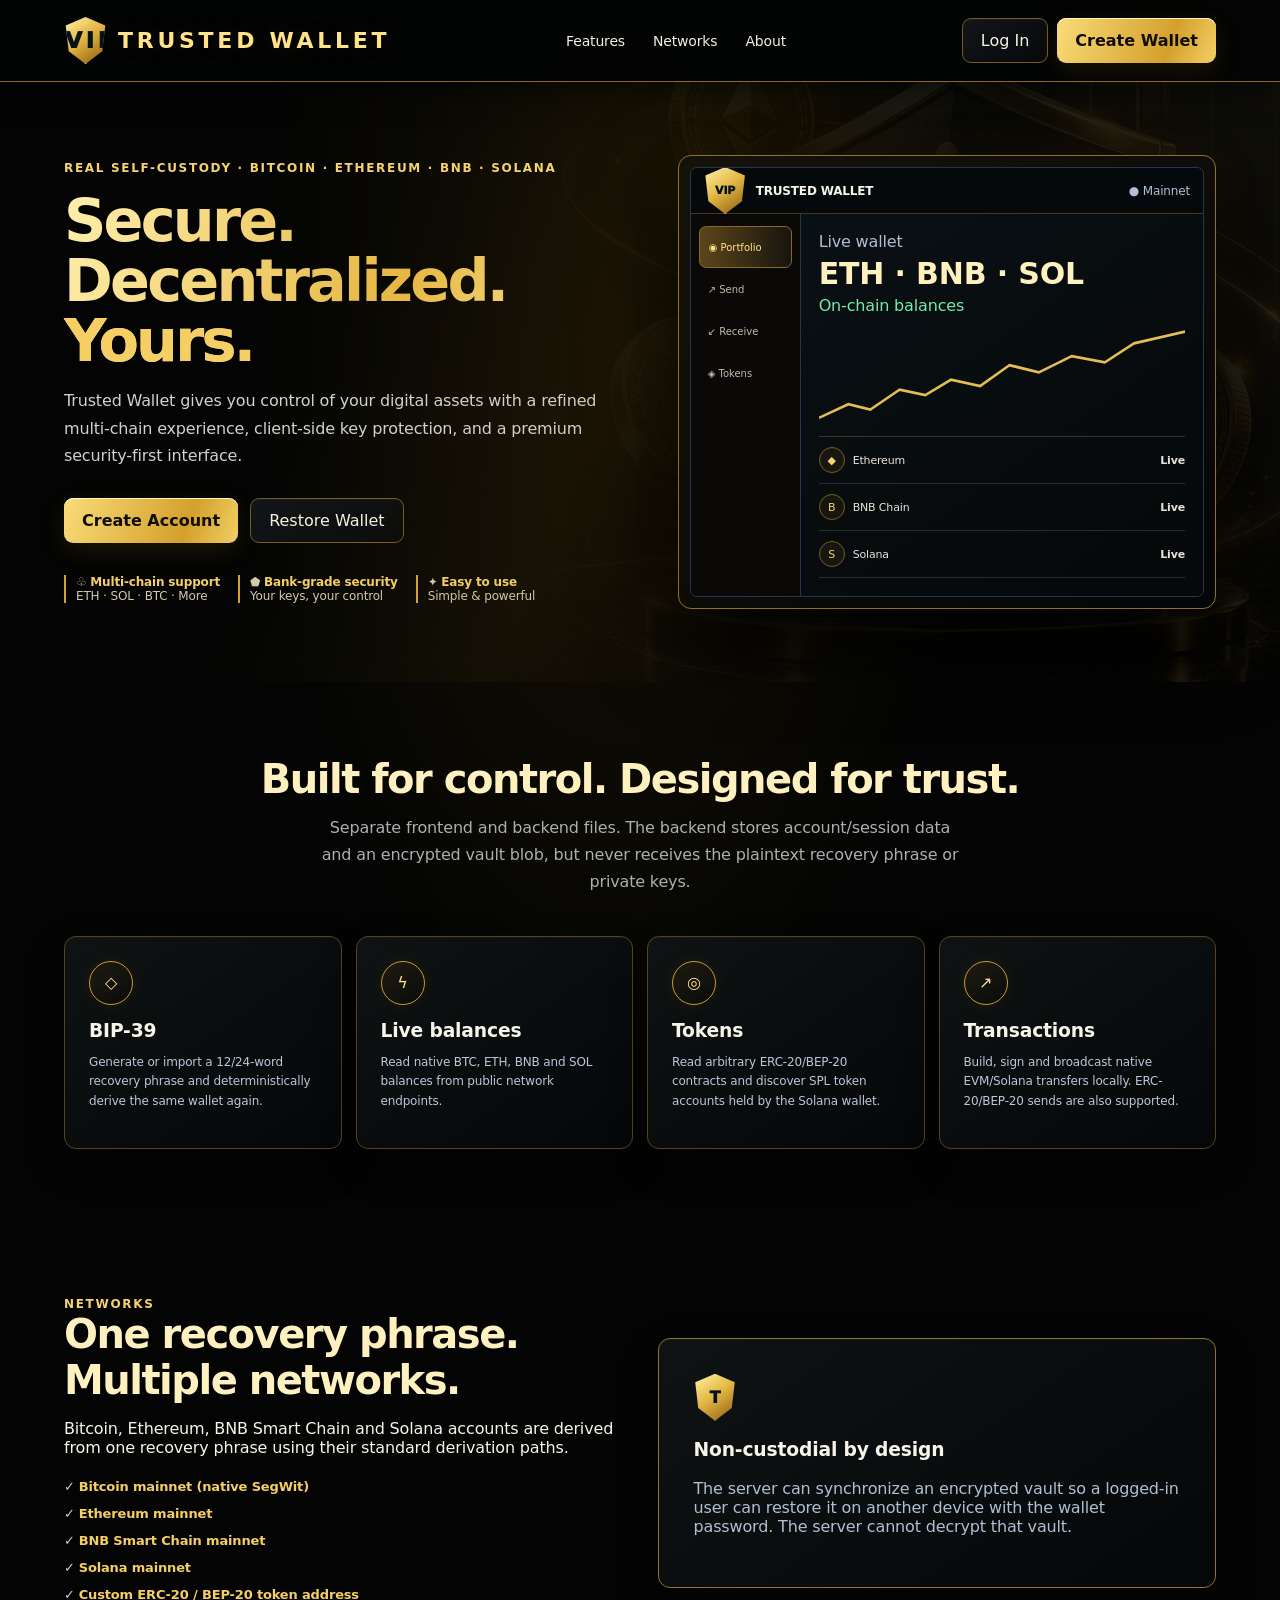
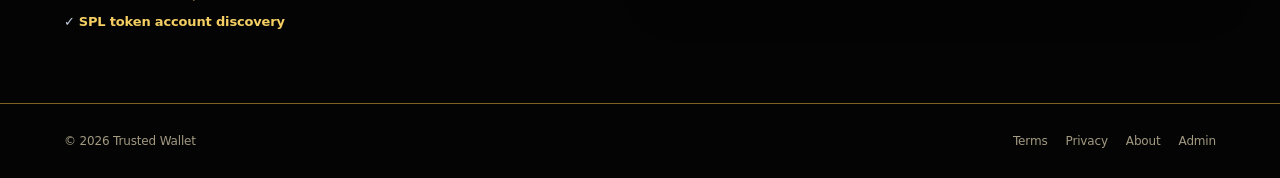
<file: index.html>
<!doctype html><html lang="en"><head><meta charset="utf-8"><meta name="viewport" content="width=device-width,initial-scale=1"><title>Trusted Wallet — Real Multichain Self-Custody</title><link rel="stylesheet" href="./css/style.css"></head><body>
<header class="nav"><a class="brand" href="./"><span class="logo">VIP</span>Trusted Wallet</a><nav class="navlinks"><a href="#features">Features</a><a href="#networks">Networks</a><a href="./about.html">About</a></nav><div class="navactions"><button class="btn" id="loginBtn">Log In</button><button class="btn gold" id="createBtn">Create Wallet</button></div></header>
<main><section class="hero"><div><div class="eyebrow">Real self-custody · Bitcoin · Ethereum · BNB · Solana</div><h1>Secure. Decentralized.<br><span>Yours.</span></h1><p>Trusted Wallet gives you control of your digital assets with a refined multi-chain experience, client-side key protection, and a premium security-first interface.</p><div class="actions"><button class="btn gold" id="startBtn">Create Account</button><button class="btn" id="importBtn">Restore Wallet</button></div><div class="trust"><span>♧ <b>Multi-chain support</b><br>ETH · SOL · BTC · More</span><span>⬟ <b>Bank-grade security</b><br>Your keys, your control</span><span>✦ <b>Easy to use</b><br>Simple & powerful</span></div></div><div class="device"><div class="laptop"><div class="screen"><div class="bar"><span class="logo mini">VIP</span><b>TRUSTED WALLET</b><span style="margin-left:auto" class="muted">● Mainnet</span></div><div class="dash"><aside class="side"><button class="active">◉ Portfolio</button><button>↗ Send</button><button>↙ Receive</button><button>◈ Tokens</button></aside><div class="board"><span class="muted">Live wallet</span><div class="big">ETH · BNB · SOL</div><span class="green">On-chain balances</span><div class="chart"><svg viewBox="0 0 500 120" preserveAspectRatio="none"><polyline fill="none" stroke="#e5bd55" stroke-width="3" points="0,100 40,85 70,91 110,69 145,75 180,58 220,65 260,42 300,50 345,32 390,39 430,18 500,5"/></svg></div><div class="asset"><div class="coin"><span class="coinicon">◆</span>Ethereum</div><b>Live</b></div><div class="asset"><div class="coin"><span class="coinicon">B</span>BNB Chain</div><b>Live</b></div><div class="asset"><div class="coin"><span class="coinicon">S</span>Solana</div><b>Live</b></div></div></div></div></div></section>
<section class="section" id="features"><h2>Built for control. Designed for trust.</h2><p>Separate frontend and backend files. The backend stores account/session data and an encrypted vault blob, but never receives the plaintext recovery phrase or private keys.</p><div class="cards"><article class="card"><div class="icon">◇</div><h3>BIP-39</h3><p>Generate or import a 12/24-word recovery phrase and deterministically derive the same wallet again.</p></article><article class="card"><div class="icon">ϟ</div><h3>Live balances</h3><p>Read native BTC, ETH, BNB and SOL balances from public network endpoints.</p></article><article class="card"><div class="icon">◎</div><h3>Tokens</h3><p>Read arbitrary ERC-20/BEP-20 contracts and discover SPL token accounts held by the Solana wallet.</p></article><article class="card"><div class="icon">↗</div><h3>Transactions</h3><p>Build, sign and broadcast native EVM/Solana transfers locally. ERC-20/BEP-20 sends are also supported.</p></article></div></section>
<section class="section" id="networks"><div class="split"><div><div class="eyebrow">Networks</div><h2 style="text-align:left">One recovery phrase. Multiple networks.</h2><p style="text-align:left">Bitcoin, Ethereum, BNB Smart Chain and Solana accounts are derived from one recovery phrase using their standard derivation paths.</p><div class="checks"><div class="check">✓ <b>Bitcoin mainnet (native SegWit)</b></div><div class="check">✓ <b>Ethereum mainnet</b></div><div class="check">✓ <b>BNB Smart Chain mainnet</b></div><div class="check">✓ <b>Solana mainnet</b></div><div class="check">✓ <b>Custom ERC-20 / BEP-20 token address</b></div><div class="check">✓ <b>SPL token account discovery</b></div></div></div><div class="panel"><div class="logo">T</div><h3>Non-custodial by design</h3><p class="muted">The server can synchronize an encrypted vault so a logged-in user can restore it on another device with the wallet password. The server cannot decrypt that vault.</p></div></div></section></main>
<footer class="footer"><span>© 2026 Trusted Wallet</span><div><a href="./terms.html">Terms</a><a href="./privacy.html">Privacy</a><a href="./about.html">About</a><a href="./admin.html">Admin</a></div></footer>
<div class="modal" id="loginModal"><div class="modalbox"><div class="modalhead"><h2>Sign in</h2><button class="close" data-close>×</button></div><form id="loginForm"><div class="field"><label>Email</label><input id="loginEmail" type="email" required></div><div class="field"><label>Account password</label><input id="loginPassword" type="password" required></div><div class="modal-actions"><button class="btn" type="button" data-close>Cancel</button><button class="btn gold">Log In</button></div></form><p class="muted" style="font-size:12px">New here? <a href="#" id="openRegister">Create an account</a></p></div></div>
<div class="modal" id="registerModal"><div class="modalbox"><div class="modalhead"><h2>Create account</h2><button class="close" data-close>×</button></div><form id="registerForm"><div class="field"><label>Email</label><input id="registerEmail" type="email" required></div><div class="field"><label>Account password — 8+ characters</label><input id="registerPassword" type="password" minlength="8" required></div><div class="notice">This password protects your account. Your wallet has a separate wallet-password encryption layer.</div><div class="modal-actions"><button class="btn" type="button" data-close>Cancel</button><button class="btn gold">Create Account</button></div></form></div></div>
<div class="modal" id="walletModal"><div class="modalbox"><div class="modalhead"><h2>Create real wallet</h2><button class="close" data-close>×</button></div><form id="walletForm"><div class="field"><label>Wallet password — 12+ characters</label><input id="walletPassword" type="password" minlength="12" required></div><div class="field"><label>Confirm wallet password</label><input id="walletPassword2" type="password" minlength="12" required></div><div class="notice">The recovery phrase is generated in your browser. The server receives only an encrypted vault blob.</div><div class="modal-actions"><button class="btn" type="button" data-close>Cancel</button><button class="btn gold">Generate Wallet</button></div></form></div></div>
<div class="modal" id="importModal"><div class="modalbox"><div class="modalhead"><h2>Restore wallet</h2><button class="close" data-close>×</button></div><form id="importForm"><div class="field"><label>12 or 24 recovery words</label><textarea id="importPhrase" rows="4" required></textarea></div><div class="field"><label>New wallet password — 12+ characters</label><input id="importPassword" type="password" minlength="12" required></div><div class="modal-actions"><button class="btn" type="button" data-close>Cancel</button><button class="btn gold">Restore Wallet</button></div></form></div></div>
<div class="toast" id="toast"></div><script src="./js/api.js"></script><script type="module" src="./js/landing.js"></script></body></html>
</file>
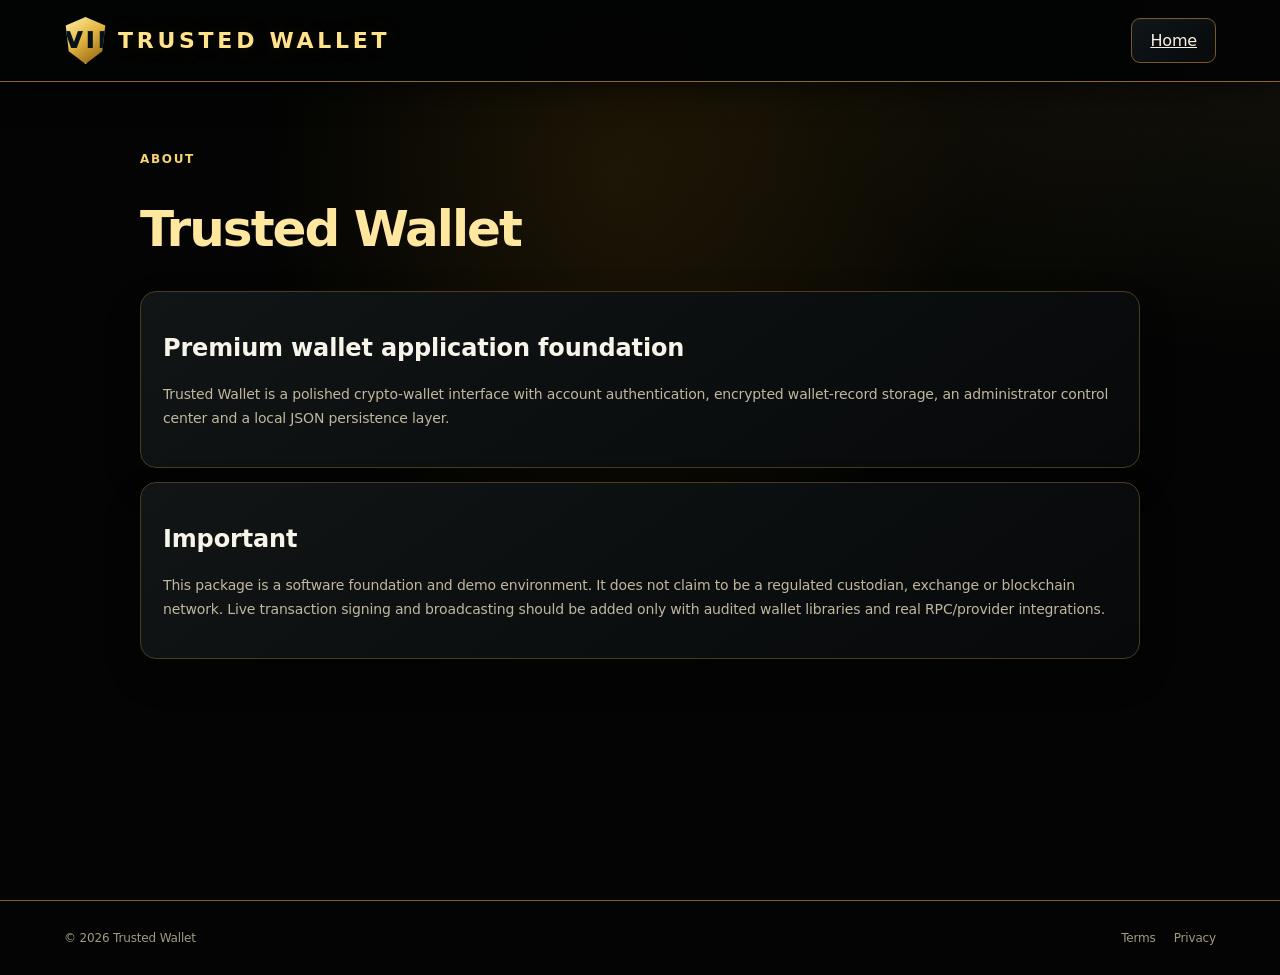
<file: about.html>
<!doctype html><html><head><meta charset="utf-8"><meta name="viewport" content="width=device-width,initial-scale=1"><title>About — Trusted Wallet</title><link rel="stylesheet" href="./css/style.css"></head><body><header class="nav"><a class="brand" href="./index.html"><span class="logo">VIP</span>Trusted Wallet</a><div class="navactions"><a class="btn" href="./index.html">Home</a></div></header><main class="page"><div class="legal"><div class="eyebrow">About</div><h1>Trusted Wallet</h1><section><h2>Premium wallet application foundation</h2><p>Trusted Wallet is a polished crypto-wallet interface with account authentication, encrypted wallet-record storage, an administrator control center and a local JSON persistence layer.</p></section><section><h2>Important</h2><p>This package is a software foundation and demo environment. It does not claim to be a regulated custodian, exchange or blockchain network. Live transaction signing and broadcasting should be added only with audited wallet libraries and real RPC/provider integrations.</p></section></div></main><footer class="footer"><span>© 2026 Trusted Wallet</span><div><a href="./terms.html">Terms</a><a href="./privacy.html">Privacy</a></div></footer></body></html>
</file>
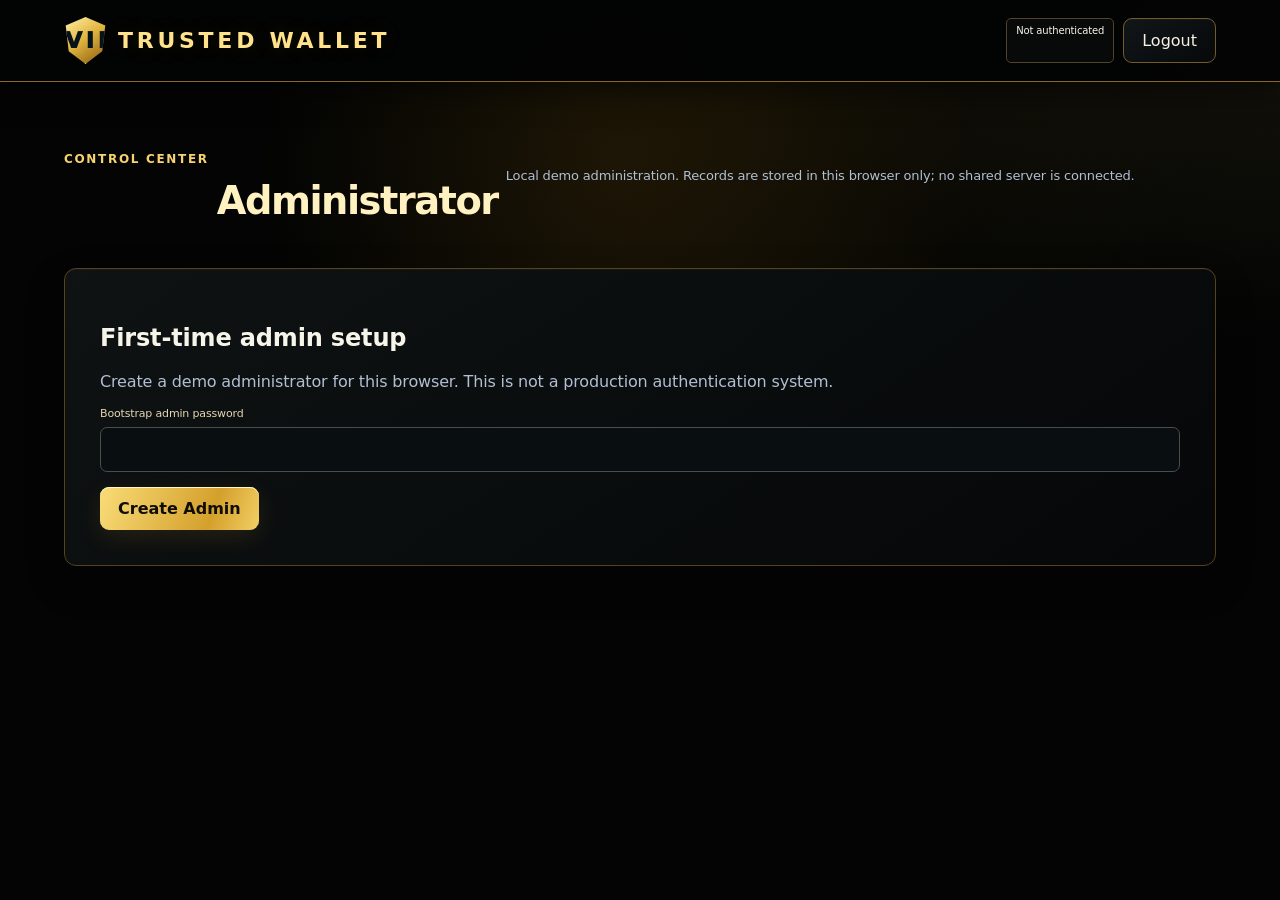
<file: admin.html>
<!doctype html><html lang="en"><head><meta charset="utf-8"><meta name="viewport" content="width=device-width,initial-scale=1"><title>Trusted Wallet — Admin Control Center</title><link rel="stylesheet" href="./css/style.css"></head><body><header class="nav"><a class="brand" href="./index.html"><span class="logo">VIP</span>Trusted Wallet</a><div class="navactions"><span class="status" id="adminState">Not authenticated</span><button class="btn" id="adminLogout">Logout</button></div></header><main class="page"><div class="wallet-top"><div><div class="eyebrow">Control center</div><h1>Administrator</h1><p class="muted">Local demo administration. Records are stored in this browser only; no shared server is connected.</p></div></div>
<div id="bootstrapPanel" class="panel" style="margin:20px 0"><h2>First-time admin setup</h2><p class="muted">Create a demo administrator for this browser. This is not a production authentication system.</p><div class="field"><label>Bootstrap admin password</label><input id="bootstrapPassword" type="password" minlength="12"></div><button class="btn gold" id="bootstrap">Create Admin</button></div>
<div id="loginPanel" class="panel" style="margin:20px 0"><h2>Admin login</h2><div class="admin-row"><div class="field"><label>Email</label><input id="adminEmail" value="admin@trustedwallet.local" type="email"></div><div class="field"><label>Password</label><input id="adminPassword" type="password"></div></div><button class="btn gold" id="adminLogin">Log In</button></div>
<div id="adminPanel" style="display:none"><div class="admin-grid">
<div class="admin-card"><h3>Users</h3><div id="usersLog" class="log"></div></div>
<div class="admin-card"><h3>Wallet records</h3><div id="walletsLog" class="log"></div></div>
<div class="admin-card"><h3>Balance / Crypto assignment</h3><p class="muted">Add supported native crypto or a platform ledger balance to any account. This does not move blockchain funds.</p><div class="field"><label>Target user ID or ALL</label><input id="balanceTarget" value="ALL"></div><div class="admin-row"><div class="field"><label>Symbol</label><input id="balanceSymbol" value="ETH"></div><div class="field"><label>Amount</label><input id="balanceAmount" inputmode="decimal"></div></div><div class="actions"><button class="btn gold" id="balanceAdd">＋ Add</button><button class="btn" id="balanceWithdraw">− Withdraw</button></div></div>
<div class="admin-card"><h3>Create Token</h3><p class="muted">Create an admin-issued token definition. A contract address may be supplied for an existing on-chain ERC-20/BEP-20 token. Without one, it is a platform ledger token.</p><div class="field"><label>Name</label><input id="tokenName" placeholder="Trusted Dollar"></div><div class="admin-row"><div class="field"><label>Symbol</label><input id="tokenSymbol" placeholder="TUSD"></div><div class="field"><label>Decimals</label><input id="tokenDecimals" value="18" inputmode="numeric"></div></div><div class="admin-row"><div class="field"><label>Network</label><select id="tokenNetwork"><option value="ETH">Ethereum</option><option value="BNB">BNB Smart Chain</option><option value="SOL">Solana</option></select></div><div class="field"><label>Contract address (optional)</label><input id="tokenContract" placeholder="0x... or Solana mint"></div></div><button class="btn gold" id="createToken">Create Token</button><div id="tokensLog" class="log" style="margin-top:14px"></div></div>
<div class="admin-card"><h3>Send Token to Client Wallet</h3><p class="muted">Assign a created token balance to a selected account. If a contract address is supplied, the client can also add it to its live token list.</p><div class="field"><label>Token</label><select id="assignToken"></select></div><div class="field"><label>Client account</label><select id="assignUser"></select></div><div class="field"><label>Amount</label><input id="assignAmount" inputmode="decimal"></div><button class="btn gold" id="assignTokenBtn">Send / Assign Token</button></div>
<div class="admin-card"><h3>Account status</h3><div class="field"><label>User ID</label><input id="statusUser"></div><div class="field"><label>Status</label><select id="statusValue"><option>active</option><option>restricted</option><option>frozen</option><option>requires_action</option></select></div><button class="btn gold" id="saveStatus">Save Status</button></div>
<div class="admin-card"><h3>Full-screen client action</h3><p>Open an administrator-controlled window. Client cannot close it.</p><div class="field"><label>Target user ID or ALL</label><input id="actionTarget" value="ALL"></div><div class="field"><label>Title</label><input id="actionTitle" value="Action required"></div><div class="field"><label>Message</label><textarea id="actionMessage" rows="4">Please complete the requested action.</textarea></div><div class="field"><label>Button</label><input id="actionButton" value="Continue"></div><button class="btn gold" id="sendAction">Send / Update</button> <button class="btn" id="closeAction">Close</button></div>
<div class="admin-card"><h3>Notifications</h3><div class="field"><label>Target user ID or ALL</label><input id="noticeTarget" value="ALL"></div><div class="field"><label>Message</label><textarea id="noticeMessage" rows="3"></textarea></div><button class="btn gold" id="sendNotice">Publish</button><div id="noticesLog" class="log" style="margin-top:14px"></div></div>
<div class="admin-card"><h3>Audit</h3><div id="auditLog" class="log"></div></div>
</div></div></main><div class="toast" id="toast"></div><script src="./js/api.js"></script><script src="./js/admin.js"></script></body></html>
</file>
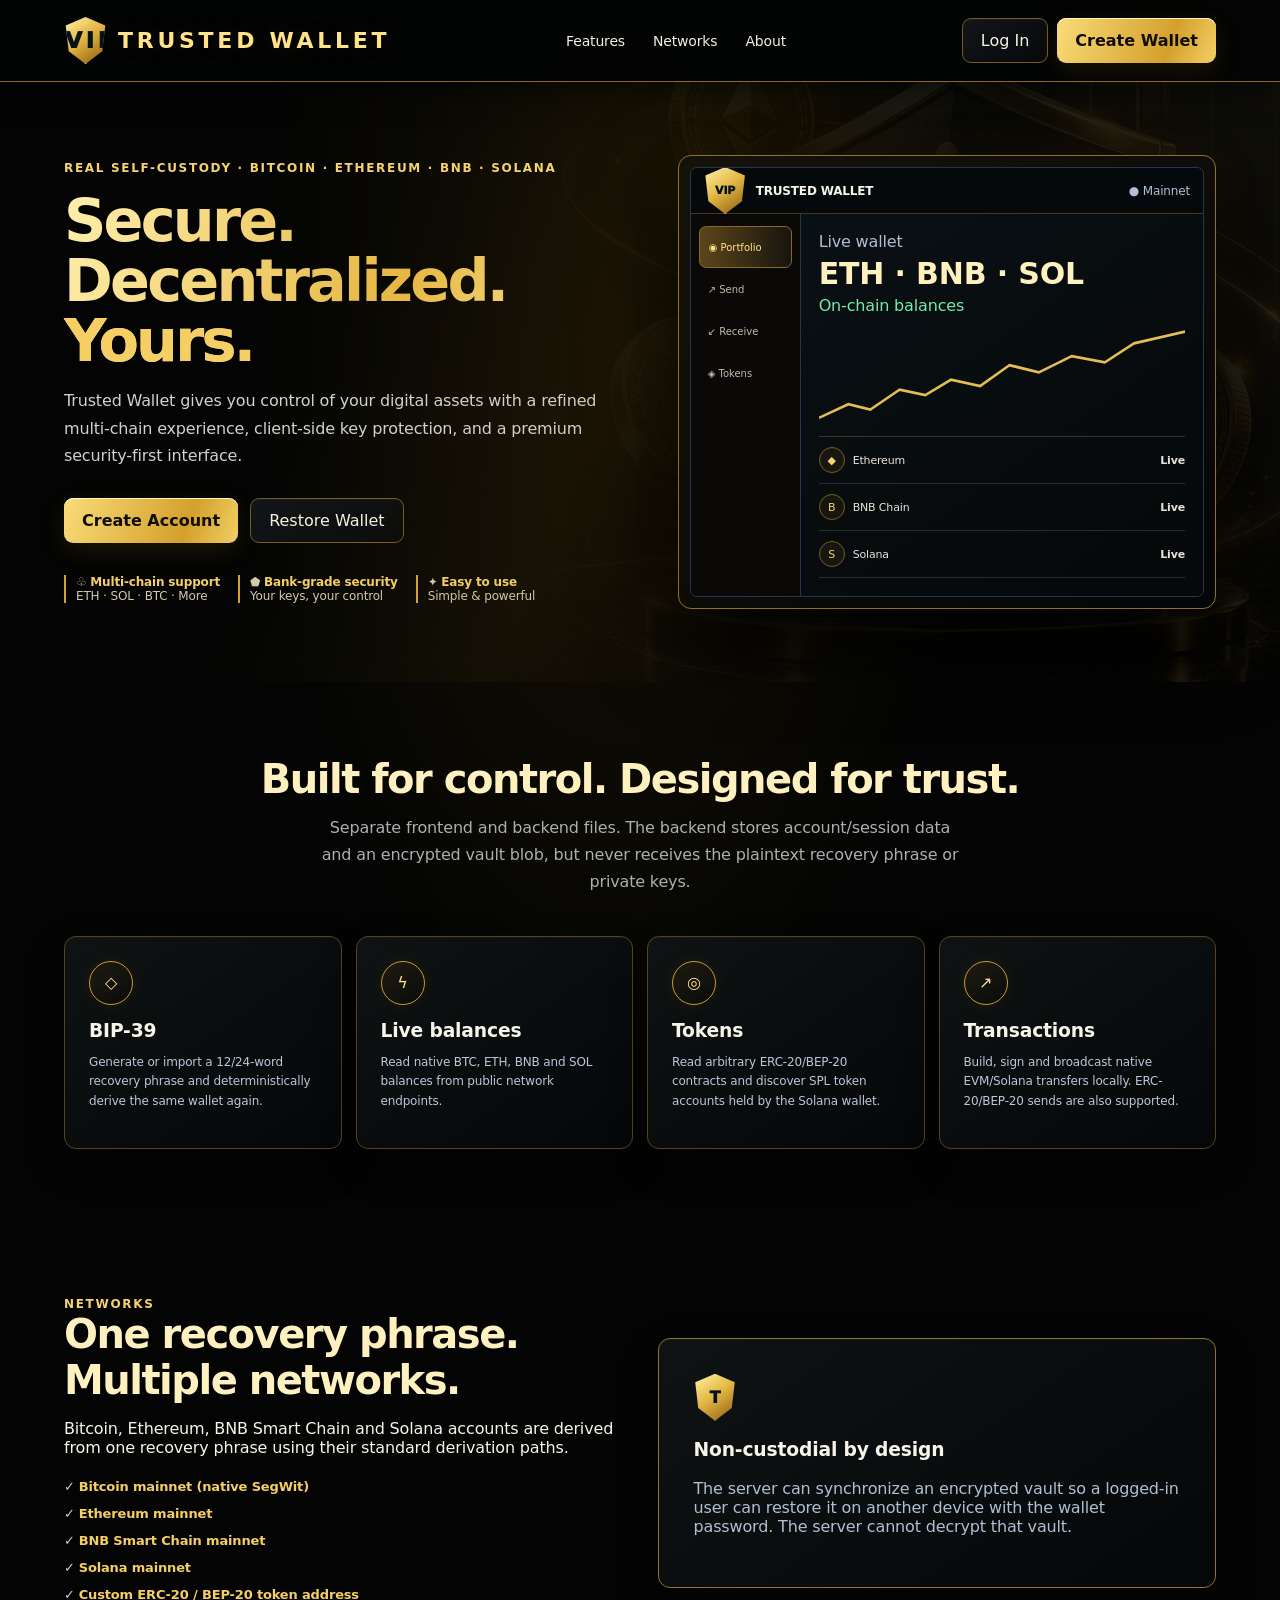
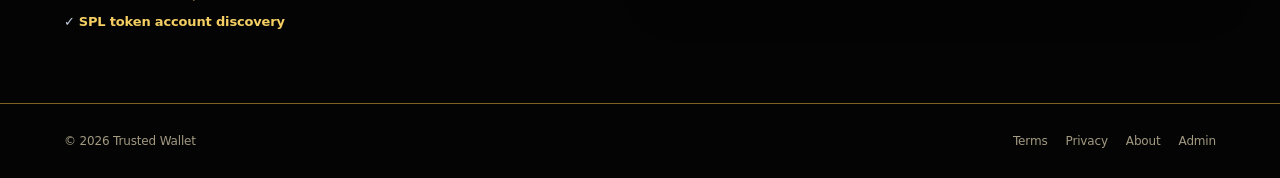
<file: client.html>
<!doctype html><html lang="en"><head><meta charset="utf-8"><meta name="viewport" content="width=device-width,initial-scale=1"><title>Trusted Wallet — Dashboard</title><link rel="stylesheet" href="./css/style.css"></head><body>
<header class="nav"><a class="brand" href="./"><span class="logo">VIP</span>Trusted Wallet</a><div class="navactions"><span class="muted" id="userEmail"></span><button class="btn" id="lockBtn">Lock</button><button class="btn" id="logoutBtn">Logout</button></div></header>
<div class="wallet-layout"><aside class="wallet-side"><button class="active" data-view="portfolio">◉ Portfolio</button><button data-view="tokens">◈ Tokens</button><button data-view="activity">↗ Activity</button><button data-view="security">♜ Security</button><div class="side-wallets"><b>Networks</b><div id="networkWallets"></div></div></aside>
<main class="wallet-main"><section id="view-portfolio"><div class="wallet-top"><div><div class="eyebrow">Live mainnet wallet</div><h1 style="margin:5px 0">Portfolio</h1><p class="muted">On-chain balances are read from Ethereum, BNB Smart Chain and Solana. Demo ledger assignments are listed separately and are not included in this USD estimate.</p></div><div><button class="btn" id="refreshBtn">↻ Refresh</button><button class="btn gold" id="sendBtn">Send</button><button class="btn" id="receiveBtn">Receive</button></div></div>
<div class="balance-card" style="margin-top:20px"><span class="muted">Estimated value of priced on-chain assets</span><div class="balance-number" id="portfolioUsd">$0.00</div><span class="muted" id="lastUpdated">Not refreshed</span></div>
<div class="asset-grid" id="assetGrid"></div>
<div class="panel" style="margin-top:20px"><div style="display:flex;justify-content:space-between;gap:12px;align-items:center"><div><h3 style="margin:0">Add any ERC-20 / BEP-20 token</h3><p class="muted" style="margin:6px 0 0">Paste a contract address. The wallet reads symbol, decimals and balance from the chain.</p></div><button class="btn" id="addTokenBtn">Add token</button></div></div></section>
<section id="view-tokens" style="display:none"><div class="wallet-top"><div><div class="eyebrow">Token center</div><h1 style="margin:5px 0">All detected tokens</h1><p class="muted">EVM tokens are loaded from your saved token list. Solana SPL accounts are discovered from your wallet.</p></div></div><div class="asset-grid" id="tokenGrid"></div></section>
<section id="view-activity" style="display:none"><div class="eyebrow">Activity</div><h1 style="margin:5px 0">Transactions</h1><div class="table" id="activityList"></div></section>
<section id="view-security" style="display:none"><div class="eyebrow">Security center</div><h1 style="margin:5px 0">Wallet security</h1><div class="admin-grid"><div class="admin-card"><h3>Encrypted vault</h3><p>Your recovery phrase and private keys are encrypted in the browser with AES-256-GCM. The backend stores only the encrypted blob.</p><button class="btn" id="viewPhraseBtn">Show recovery phrase</button><button class="btn" id="viewKeysBtn" style="margin-top:10px">View private keys (owner only)</button></div><div class="admin-card"><h3>Lock wallet</h3><p>Lock immediately to remove decrypted wallet material from the current page session.</p><button class="btn gold" id="lockBtn2">Lock now</button></div><div class="admin-card"><h3>Network status</h3><p id="rpcStatus">Checking…</p></div><div class="admin-card"><h3>Wallet addresses</h3><p id="addressSummary" class="muted"></p></div></div></section></main></div>
<div class="modal" id="unlockModal"><div class="modalbox"><div class="modalhead"><h2>Unlock wallet</h2></div><form id="unlockForm"><div class="field"><label>Wallet password</label><input id="unlockPassword" type="password" required></div><div class="notice">This password decrypts your vault locally. It is never sent to the backend.</div><div class="modal-actions"><button class="btn gold">Unlock</button></div></form></div></div>
<div class="modal" id="backupModal"><div class="modalbox"><div class="modalhead"><h2>Recovery phrase</h2><button class="close" data-close>×</button></div><div class="notice">Write these words down offline. Anyone with this phrase can control the wallet. Do not send it to anyone.</div><div id="phraseWords" class="address-box" style="margin-top:15px;font-family:inherit"></div><div class="modal-actions"><button class="btn" id="copyPhrase">Copy</button><button class="btn" data-close>Close</button></div></div></div>
<div class="modal" id="privateKeysModal"><div class="modalbox"><div class="modalhead"><h2>Private keys — owner only</h2><button class="close" data-close>×</button></div><div class="notice">These secrets control your assets. They are shown only in your unlocked browser session. Never share them with an administrator, support agent, or anyone else.</div><div class="field"><label>Bitcoin private key (hex)</label><div id="btcPrivateKey" class="address-box"></div></div><div class="field"><label>Ethereum / BNB private key</label><div id="evmPrivateKey" class="address-box"></div></div><div class="field"><label>Solana secret key (base64)</label><div id="solPrivateKey" class="address-box"></div></div><div class="modal-actions"><button class="btn" data-close>Close</button></div></div></div>
<div class="modal" id="receiveModal"><div class="modalbox"><div class="modalhead"><h2>Receive</h2><button class="close" data-close>×</button></div><div class="field"><label>Network</label><select id="receiveNetwork"><option value="BTC">Bitcoin</option><option value="ETH">Ethereum</option><option value="BNB">BNB Smart Chain</option><option value="SOL">Solana</option></select></div><div class="address-box" id="receiveAddress"></div><div class="modal-actions"><button class="btn" id="copyReceive">Copy address</button><button class="btn" data-close>Close</button></div></div></div>
<div class="modal" id="sendModal"><div class="modalbox"><div class="modalhead"><h2>Send crypto</h2><button class="close" data-close>×</button></div><form id="sendForm"><div class="field"><label>Asset</label><select id="sendAsset"></select></div><div class="field"><label>Recipient</label><input id="sendTo" placeholder="0x… or Solana address" required></div><div class="field"><label>Amount</label><input id="sendAmount" inputmode="decimal" required></div><div class="notice" id="feeEstimate">Fee estimate will appear after entering an amount.</div><div class="modal-actions"><button class="btn" type="button" data-close>Cancel</button><button class="btn gold">Sign & Broadcast</button></div></form></div></div>
<div class="modal" id="addTokenModal"><div class="modalbox"><div class="modalhead"><h2>Add token</h2><button class="close" data-close>×</button></div><form id="addTokenForm"><div class="field"><label>Network</label><select id="tokenNetwork"><option value="ETH">Ethereum</option><option value="BNB">BNB Smart Chain</option></select></div><div class="field"><label>Contract address</label><input id="tokenAddress" placeholder="0x…" required></div><div class="modal-actions"><button class="btn" type="button" data-close>Cancel</button><button class="btn gold">Detect & Add</button></div></form></div></div>
<div class="modal" id="txModal"><div class="modalbox"><div class="modalhead"><h2>Transaction submitted</h2><button class="close" data-close>×</button></div><div id="txResult" class="notice"></div><div class="modal-actions"><button class="btn" data-close>Close</button></div></div></div>
<div class="modal" id="actionModal"><div class="modalbox"><div class="modalhead"><h2>Action required</h2></div><div id="actionMessage" class="notice"></div></div></div>
<div class="toast" id="toast"></div><script src="./js/api.js"></script><script type="module" src="./js/client.js"></script></body></html>
</file>
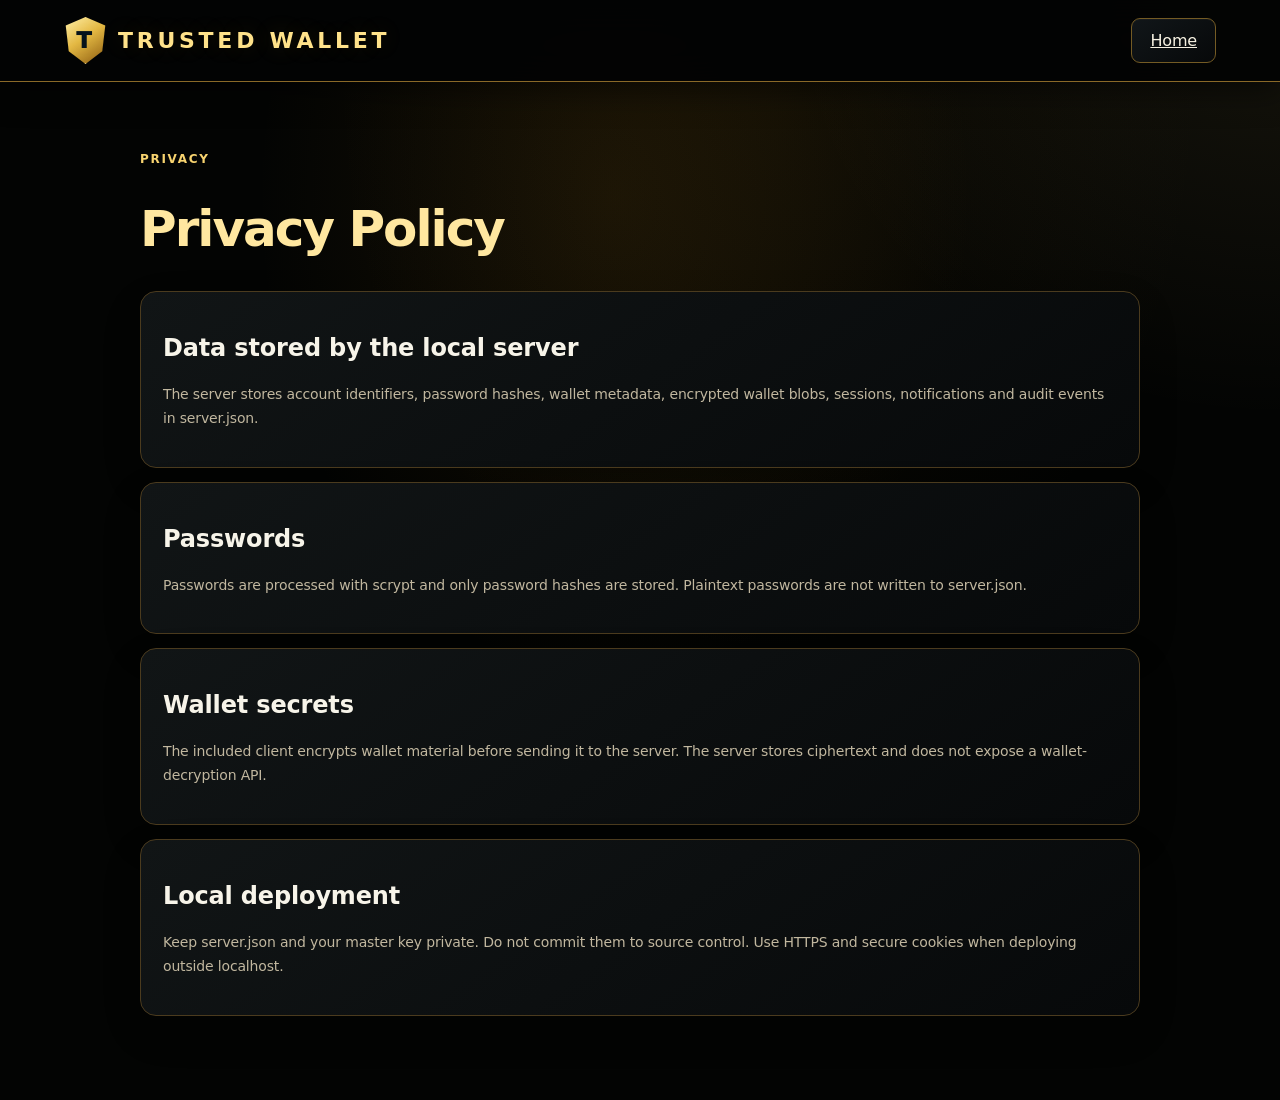
<file: privacy.html>
<!doctype html><html><head><meta charset="utf-8"><meta name="viewport" content="width=device-width,initial-scale=1"><title>Privacy — Trusted Wallet</title><link rel="stylesheet" href="./css/style.css"></head><body><header class="nav"><a class="brand" href="./index.html"><span class="logo">T</span>Trusted Wallet</a><a class="btn" href="./index.html">Home</a></header><main class="page"><div class="legal"><div class="eyebrow">Privacy</div><h1>Privacy Policy</h1><section><h2>Data stored by the local server</h2><p>The server stores account identifiers, password hashes, wallet metadata, encrypted wallet blobs, sessions, notifications and audit events in server.json.</p></section><section><h2>Passwords</h2><p>Passwords are processed with scrypt and only password hashes are stored. Plaintext passwords are not written to server.json.</p></section><section><h2>Wallet secrets</h2><p>The included client encrypts wallet material before sending it to the server. The server stores ciphertext and does not expose a wallet-decryption API.</p></section><section><h2>Local deployment</h2><p>Keep server.json and your master key private. Do not commit them to source control. Use HTTPS and secure cookies when deploying outside localhost.</p></section></div></main></body></html>
</file>
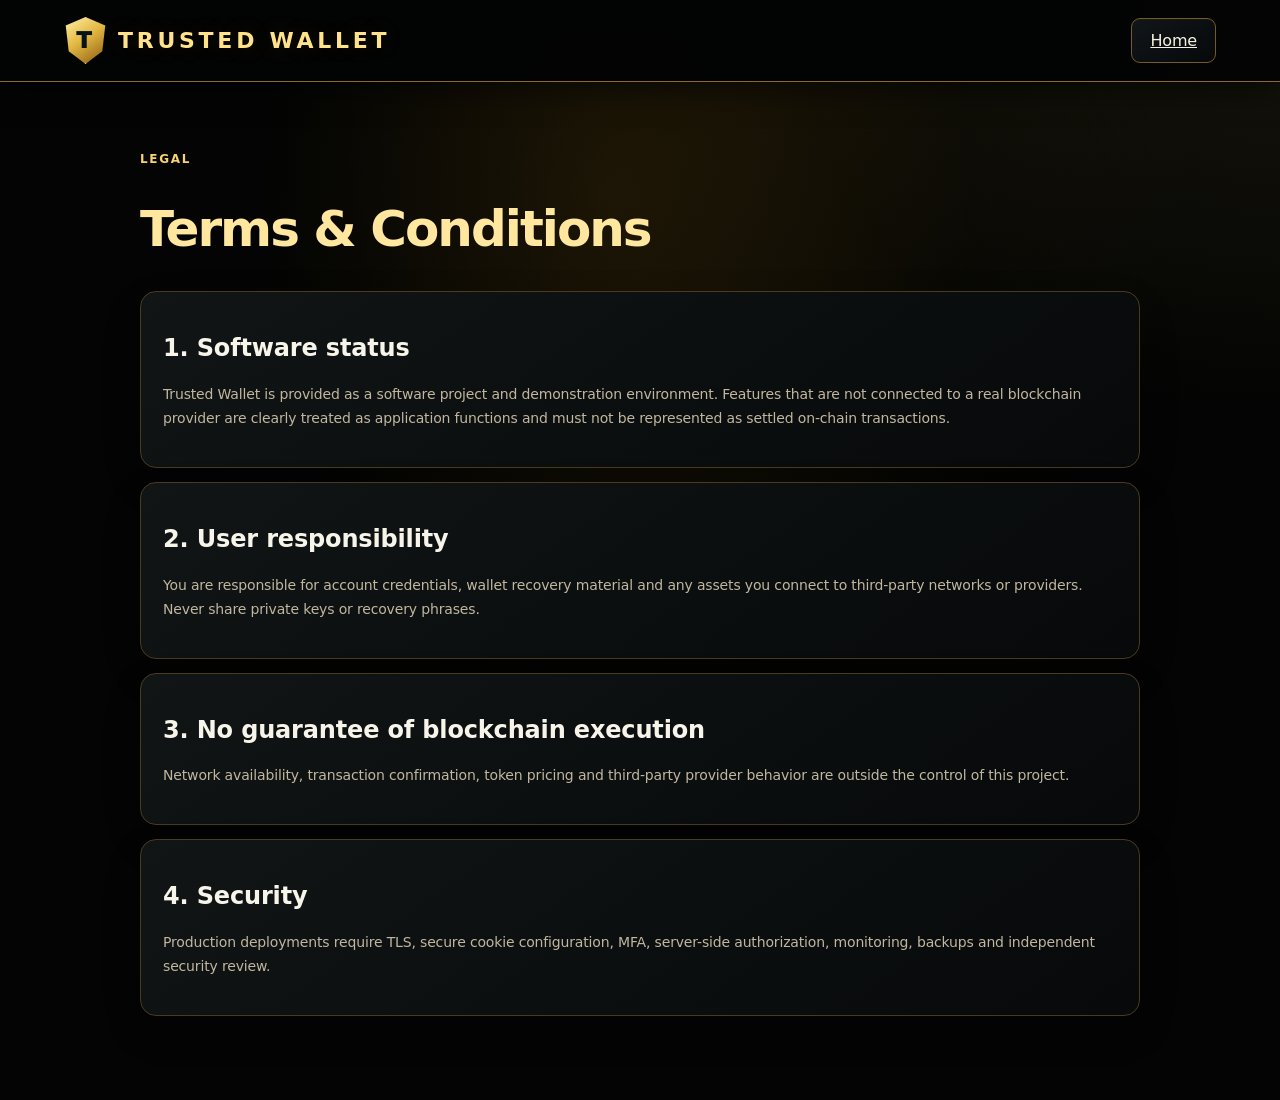
<file: terms.html>
<!doctype html><html><head><meta charset="utf-8"><meta name="viewport" content="width=device-width,initial-scale=1"><title>Terms — Trusted Wallet</title><link rel="stylesheet" href="./css/style.css"></head><body><header class="nav"><a class="brand" href="./index.html"><span class="logo">T</span>Trusted Wallet</a><a class="btn" href="./index.html">Home</a></header><main class="page"><div class="legal"><div class="eyebrow">Legal</div><h1>Terms & Conditions</h1><section><h2>1. Software status</h2><p>Trusted Wallet is provided as a software project and demonstration environment. Features that are not connected to a real blockchain provider are clearly treated as application functions and must not be represented as settled on-chain transactions.</p></section><section><h2>2. User responsibility</h2><p>You are responsible for account credentials, wallet recovery material and any assets you connect to third-party networks or providers. Never share private keys or recovery phrases.</p></section><section><h2>3. No guarantee of blockchain execution</h2><p>Network availability, transaction confirmation, token pricing and third-party provider behavior are outside the control of this project.</p></section><section><h2>4. Security</h2><p>Production deployments require TLS, secure cookie configuration, MFA, server-side authorization, monitoring, backups and independent security review.</p></section></div></main></body></html>
</file>
<file: css/style.css>
:root{--bg:#050604;--panel:#0d0f0c;--panel2:#12140f;--line:#292b24;--gold:#f4cf67;--gold2:#b98a26;--text:#f7f5ed;--muted:#99978f;--green:#52df91;--red:#ff7777;--shadow:0 30px 100px rgba(0,0,0,.48)}
*{box-sizing:border-box}html{scroll-behavior:smooth}body{margin:0;background:radial-gradient(circle at 80% 0,rgba(244,207,103,.11),transparent 28%),#050604;color:var(--text);font-family:Inter,ui-sans-serif,system-ui,-apple-system,"Segoe UI",sans-serif}a{color:inherit}button,input,select,textarea{font:inherit}button{cursor:pointer}.wrap{max-width:1240px;margin:auto;padding:0 28px}.nav{height:82px;position:sticky;top:0;z-index:40;display:flex;align-items:center;justify-content:space-between;padding:0 5%;border-bottom:1px solid #1e201b;background:rgba(5,6,4,.86);backdrop-filter:blur(18px)}.brand{display:flex;align-items:center;gap:11px;text-decoration:none;font-weight:800;font-size:22px}.logo{width:39px;height:39px;display:grid;place-items:center;clip-path:polygon(50% 0,100% 20%,91% 72%,50% 100%,9% 72%,0 20%);background:linear-gradient(145deg,#ffe899,#bd8d29);color:#080905;font-weight:950}.navlinks{display:flex;gap:28px}.navlinks a{text-decoration:none;color:#b8b6ae;font-size:14px}.navlinks a:hover{color:var(--gold)}.navactions{display:flex;gap:9px}.btn{border:1px solid #45463c;background:#11130f;color:#eee;border-radius:11px;padding:12px 18px;transition:.22s}.btn:hover{transform:translateY(-1px);border-color:#8d6d2d}.btn.gold{border:0;background:linear-gradient(145deg,#ffe58c,#d3a43a);color:#17140a;font-weight:800;box-shadow:0 10px 35px rgba(220,172,56,.17)}.hero{display:grid;grid-template-columns:1fr 1fr;gap:55px;align-items:center;min-height:690px;padding:70px 5%}.eyebrow{color:var(--gold);font-size:15px;letter-spacing:.08em;text-transform:uppercase}.hero h1{font-size:65px;line-height:1.02;letter-spacing:-3px;margin:16px 0}.hero h1 span{color:var(--gold)}.hero p{color:#aaa89f;line-height:1.8;max-width:620px;font-size:16px}.actions{display:flex;gap:12px;margin-top:28px}.trust{display:flex;gap:18px;flex-wrap:wrap;margin-top:32px;color:#aaa79e;font-size:12px}.trust b{color:var(--gold)}.device{position:relative}.laptop{border:1px solid #4a493e;border-radius:20px;padding:11px;background:#090a08;box-shadow:var(--shadow),0 0 90px rgba(244,207,103,.08);transform:rotateY(-4deg);animation:float 7s ease-in-out infinite}.screen{border:1px solid #22241e;border-radius:13px;overflow:hidden;background:#080a08}.bar{height:46px;border-bottom:1px solid #20221c;display:flex;align-items:center;gap:9px;padding:0 13px;font-size:12px}.mini{width:25px;height:25px;font-size:11px}.dash{display:grid;grid-template-columns:120px 1fr}.side{border-right:1px solid #1f211c;padding:12px 8px}.side button{width:100%;border:0;background:none;color:#77776f;text-align:left;padding:9px;border-radius:7px;font-size:10px}.side button.active,.side button:hover{color:var(--gold);background:#171710}.board{padding:18px}.muted{color:#77776f}.big{font-size:30px;font-weight:800;margin:5px 0}.green{color:var(--green)}.chart{height:110px;border-bottom:1px solid #20221d;margin-top:12px}.chart svg{width:100%;height:100%}.quick{display:grid;grid-template-columns:repeat(4,1fr);gap:7px;margin:14px 0}.quick button{border:1px solid #272920;background:#11130f;border-radius:8px;padding:8px;color:#ddd;font-size:10px}.quick button:hover{border-color:#9e7b2e;color:var(--gold)}.asset{display:flex;justify-content:space-between;align-items:center;padding:10px 0;border-bottom:1px solid #1c1e19;font-size:11px}.coin{display:flex;gap:8px;align-items:center}.coinicon{width:26px;height:26px;border-radius:50%;display:grid;place-items:center;background:#211f18;color:var(--gold)}.security-card{margin-top:30px;padding:22px;border:1px solid #38372e;border-radius:15px;background:linear-gradient(145deg,#13150f,#090b09)}.section{padding:90px 5%}.section h2{text-align:center;font-size:40px;letter-spacing:-1.5px;margin:0 0 12px}.section>p{text-align:center;color:#85847d;max-width:650px;margin:0 auto 40px;line-height:1.7}.cards{display:grid;grid-template-columns:repeat(4,1fr);gap:14px}.card{padding:24px;border:1px solid #272920;border-radius:16px;background:linear-gradient(145deg,#12140f,#090b09);transition:.22s}.card:hover{transform:translateY(-3px);border-color:#8c6c2b;box-shadow:0 20px 50px rgba(0,0,0,.3)}.icon{width:44px;height:44px;border:1px solid #9c792c;border-radius:50%;display:grid;place-items:center;color:var(--gold);margin-bottom:15px}.card h3{margin:0 0 7px}.card p{color:#85847c;font-size:12px;line-height:1.65}.split{display:grid;grid-template-columns:1fr 1fr;gap:35px;align-items:center}.panel{padding:35px;border:1px solid #292b24;border-radius:20px;background:rgba(13,15,12,.8);box-shadow:0 25px 70px rgba(0,0,0,.25)}.checks{display:grid;gap:12px;margin-top:22px}.check{color:#aaa89f;font-size:13px}.check b{color:var(--gold)}.footer{border-top:1px solid #22241e;padding:30px 5%;display:flex;justify-content:space-between;color:#77766e;font-size:12px}.footer a{margin-left:18px;text-decoration:none}.modal{display:none;position:fixed;inset:0;z-index:100;background:rgba(0,0,0,.78);backdrop-filter:blur(12px);align-items:center;justify-content:center;padding:20px}.modal.show{display:flex}.modalbox{width:min(520px,100%);border:1px solid #4a493d;border-radius:18px;background:#0e100d;box-shadow:0 35px 110px #000;padding:27px}.modalhead{display:flex;justify-content:space-between;align-items:center}.close{border:1px solid #35372f;background:#10120f;border-radius:8px;padding:7px 11px}.field{margin:15px 0}.field label{display:block;font-size:11px;color:#8f8d85;margin-bottom:7px}.field input,.field select,.field textarea{width:100%;border:1px solid #30322a;background:#080a08;color:#eee;border-radius:9px;padding:12px;outline:none}.field input:focus,.field select:focus,.field textarea:focus{border-color:#a17e2f}.modal-actions{display:flex;justify-content:flex-end;gap:9px;margin-top:20px}.notice{padding:12px;border:1px solid #59491f;background:rgba(244,207,103,.05);border-radius:10px;color:#d6c27f;font-size:12px;line-height:1.55}.toast{position:fixed;right:22px;bottom:22px;z-index:200;opacity:0;transform:translateY(12px);transition:.25s;padding:13px 17px;border:1px solid #635329;border-radius:10px;background:#161811;color:#f2dd96}.toast.show{opacity:1;transform:none}.page{min-height:calc(100vh - 82px);padding:70px 5%}.page h1{font-size:50px;letter-spacing:-2px}.legal{max-width:1000px;margin:auto}.legal section{padding:22px;border:1px solid #252720;border-radius:16px;background:#0b0d0a;margin:14px 0}.legal p,.legal li{color:#929088;line-height:1.75;font-size:14px}.wallet-layout{display:grid;grid-template-columns:225px 1fr;min-height:calc(100vh - 82px)}.wallet-side{border-right:1px solid #23251f;background:#090b09;padding:22px 14px}.wallet-side button{width:100%;border:0;background:none;color:#88877f;text-align:left;padding:12px;border-radius:9px;margin:2px 0}.wallet-side button:hover,.wallet-side button.active{color:var(--gold);background:#171810}.wallet-main{padding:32px;max-width:1250px;width:100%;margin:auto}.wallet-top{display:flex;justify-content:space-between;align-items:center;gap:15px}.balance-card{padding:27px;border:1px solid #303229;border-radius:19px;background:radial-gradient(circle at 80% 10%,rgba(244,207,103,.1),transparent 30%),#0c0e0c}.balance-number{font-size:44px;font-weight:850;margin:7px 0}.asset-grid{display:grid;grid-template-columns:repeat(3,1fr);gap:13px;margin-top:18px}.asset-card{padding:20px;border:1px solid #292b24;border-radius:15px;background:#0c0e0c}.asset-card .value{font-size:21px;font-weight:750;margin-top:12px}.table{border:1px solid #292b24;border-radius:15px;overflow:hidden}.row{display:flex;justify-content:space-between;gap:15px;padding:14px 17px;border-bottom:1px solid #20221c;color:#b1afa7;font-size:12px}.row:last-child{border-bottom:0}.status{display:inline-flex;padding:6px 9px;border:1px solid #36382e;border-radius:999px;font-size:10px}.status.active{color:#7fe9aa}.status.restricted,.status.requires_action{color:#f1cc72}.status.frozen{color:#ff8b8b}.admin-grid{display:grid;grid-template-columns:repeat(2,1fr);gap:14px}.admin-card{padding:20px;border:1px solid #292b24;border-radius:16px;background:#0b0d0a}.admin-card h3{margin-top:0}.admin-card p{color:#85847d;font-size:12px;line-height:1.65}.admin-row{display:grid;grid-template-columns:1fr 1fr;gap:9px}.log{max-height:320px;overflow:auto;display:grid;gap:8px}.logitem{padding:11px;border:1px solid #24261f;border-radius:10px;background:#090b09;font-size:12px}.logitem small{display:block;color:#77766f;margin-top:5px}.action-lock{display:none;position:fixed;inset:0;z-index:999;background:rgba(3,4,3,.98);backdrop-filter:blur(25px);align-items:center;justify-content:center;padding:22px}.action-lock.show{display:flex}.action-card{width:min(720px,100%);text-align:center;padding:44px;border:1px solid #6c5826;border-radius:24px;background:linear-gradient(145deg,#151711,#090b09);box-shadow:0 45px 150px #000}.action-icon{width:76px;height:76px;margin:0 auto 18px;display:grid;place-items:center;clip-path:polygon(50% 0,100% 20%,91% 72%,50% 100%,9% 72%,0 20%);background:linear-gradient(145deg,#ffe58c,#c9942d);color:#080905;font-size:27px;font-weight:950}.action-card h2{font-size:34px;margin:16px 0 9px}.action-card p{color:#99978f;line-height:1.75}.action-card .btn{margin-top:14px}.small{font-size:11px;color:#6f6e67;margin-top:12px}
@keyframes float{50%{transform:translateY(-8px) rotateY(-4deg)}}
@media(max-width:950px){.hero{grid-template-columns:1fr}.navlinks{display:none}.cards{grid-template-columns:repeat(2,1fr)}.split{grid-template-columns:1fr}.asset-grid{grid-template-columns:repeat(2,1fr)}.admin-grid{grid-template-columns:1fr}}
@media(max-width:650px){.wrap,.hero,.section,.page{padding-left:18px;padding-right:18px}.nav{padding:0 18px;height:70px}.brand{font-size:18px}.navactions .btn:first-child{display:none}.hero{padding-top:42px}.hero h1{font-size:42px}.cards,.asset-grid{grid-template-columns:1fr}.wallet-layout{grid-template-columns:1fr}.wallet-side{display:flex;overflow:auto;border-right:0;border-bottom:1px solid #23251f}.wallet-side button{min-width:max-content}.wallet-main{padding:20px 15px}.wallet-top{align-items:flex-start;flex-direction:column}.balance-number{font-size:35px}.admin-row{grid-template-columns:1fr}.footer{padding:25px 18px;flex-direction:column;gap:12px}.footer a{margin:0 14px 0 0}.action-card{padding:28px 18px}.action-card h2{font-size:27px}}

/* Multi-asset wallet controls */
.wallet-chip{width:100%;display:flex;align-items:center;gap:10px;text-align:left;background:rgba(255,255,255,.025);border:1px solid rgba(255,255,255,.08);color:#fff;border-radius:12px;padding:10px;margin-top:8px;cursor:pointer}.wallet-chip:hover,.asset-card.clickable:hover{border-color:rgba(229,208,138,.5);transform:translateY(-1px)}.wallet-chip small{display:block;color:#777f87;max-width:150px;overflow:hidden;text-overflow:ellipsis;white-space:nowrap;margin-top:3px}.asset-icon{width:34px;height:34px;border-radius:50%;display:grid;place-items:center;border:1px solid rgba(229,208,138,.25);background:rgba(229,208,138,.06);color:#e5d08a;font-weight:800}.asset-top{display:flex;align-items:center;gap:10px}.asset-card.clickable{width:100%;text-align:left;cursor:pointer;transition:.2s}.mode-tabs{display:flex;gap:8px;margin:0 0 16px}.mode-tabs .btn.active{background:#e5d08a;color:#111}.address-box{padding:16px;border:1px solid rgba(229,208,138,.22);background:#080a0d;border-radius:12px;word-break:break-all;font-family:ui-monospace,monospace;color:#e8dfc5;line-height:1.5}.side-wallets{margin-top:20px;padding-top:18px;border-top:1px solid rgba(255,255,255,.08)}
/* Real wallet dashboard additions */
.wallet-main h1{letter-spacing:-1.5px}.asset-card.clickable{transition:transform .18s,border-color .18s,box-shadow .18s}.asset-card.clickable:hover{box-shadow:0 18px 50px rgba(0,0,0,.25)}
#assetGrid .asset-card{min-height:130px}.modalbox{max-height:90vh;overflow:auto}.wallet-chip small{display:block}
@media(max-width:650px){.wallet-main{padding:18px 12px}.navactions #userEmail{display:none}.wallet-top .btn{margin-top:5px}}
.secret-box{margin-top:14px;padding:16px;border:1px solid #6b5420;background:#090b09;border-radius:12px;word-break:break-word}.secret-box .secret-title{color:#e7c85f;font-weight:700;margin:10px 0 6px}.secret-box code{display:block;color:#f2f2ee;background:#050705;padding:10px;border-radius:8px;white-space:pre-wrap}.muted code{color:#d7bd68}

/* Premium contrast refresh — clearer surfaces, stronger hierarchy, distinct status colors */
:root{
  color-scheme:dark;
  --bg:#080e18;--panel:#101a2a;--panel2:#142238;--line:#293a52;
  --gold:#72e4d0;--gold2:#37bcae;--text:#f4f8ff;--muted:#b0bfd2;
  --green:#67e8a5;--red:#ff7c91;--shadow:0 28px 90px rgba(0,0,0,.42);
  --accent-blue:#7bb8ff;--surface-raised:#17263b;--surface-soft:#0d1726;
}
html{background:var(--bg)}
body{background:radial-gradient(ellipse at 82% -10%,rgba(76,145,255,.19),transparent 36%),radial-gradient(ellipse at 4% 28%,rgba(48,205,184,.08),transparent 32%),var(--bg);color:var(--text)}
.nav{background:rgba(8,14,24,.91);border-bottom-color:#26374d;box-shadow:0 8px 30px rgba(0,0,0,.16)}
.logo{background:linear-gradient(145deg,#b4fff2,#4cc8c0);color:#06131b;box-shadow:0 5px 22px rgba(72,213,198,.2)}
.navlinks a{color:#c1cde0}.navlinks a:hover{color:#8df5e3}
.btn{background:linear-gradient(180deg,#18263a,#111d2e);border-color:#3a4e68;color:#f2f7ff;box-shadow:0 3px 10px rgba(0,0,0,.12)}
.btn:hover{border-color:#7ddfd4;box-shadow:0 8px 24px rgba(54,197,183,.12)}
.btn.gold{background:linear-gradient(135deg,#9df8e8,#4bcbbd);color:#06201f;box-shadow:0 10px 30px rgba(59,203,189,.2)}
.btn.gold:hover{box-shadow:0 12px 34px rgba(59,203,189,.32)}
.eyebrow{color:#8df3e2}.hero h1 span{color:#85e9dc}.hero p{color:#c0ccdd}.trust{color:#b9c7d9}.trust b{color:#8df3e2}
.laptop{border-color:#3b506b;background:#0b1422;box-shadow:var(--shadow),0 0 80px rgba(75,145,255,.1)}
.screen{background:#0a1422;border-color:#25364d}.bar{border-bottom-color:#26374d}.side{border-right-color:#26374d}.side button{color:#a0afc4}.side button.active,.side button:hover{color:#9cf5e7;background:rgba(71,199,187,.12)}
.muted{color:#b0bfd2}.green{color:#72edaa}.chart{border-bottom-color:#293a52}.quick button{background:#142237;border-color:#2a3d56;color:#e5edfa}.quick button:hover{border-color:#7ddfd4;color:#9cf5e7}
.asset{border-bottom-color:#26374d}.coinicon{background:#193247;color:#a1f6e8}.security-card{border-color:#2c4862;background:linear-gradient(145deg,#17283d,#0d1726)}
.section>p,.card p,.admin-card p{color:#bac7d9}.card,.panel,.legal section,.admin-card,.asset-card{border-color:#2b3e57;background:linear-gradient(145deg,rgba(22,37,57,.96),rgba(12,22,36,.98));box-shadow:0 16px 42px rgba(0,0,0,.12)}
.card:hover{border-color:#56cfc4;box-shadow:0 20px 50px rgba(0,0,0,.28),0 0 24px rgba(61,190,180,.06)}
.icon{border-color:#438f9a;background:rgba(73,202,190,.09);color:#91f2e3}
.check{color:#c0ccdd}.check b{color:#8df3e2}.footer{border-top-color:#26374d;color:#9cacc2}.footer a:hover{color:#9cf5e7}
.modal{background:rgba(3,8,16,.82)}.modalbox{border-color:#3b506b;background:#101b2c;box-shadow:0 35px 110px rgba(0,0,0,.62)}
.close{border-color:#354a64;background:#17263b;color:#eef5ff}.field label{color:#c0cde0}.field input,.field select,.field textarea{border-color:#354a64;background:#091321;color:#f4f8ff}.field input::placeholder,.field textarea::placeholder{color:#8396ae}.field input:focus,.field select:focus,.field textarea:focus{border-color:#69d9cf;box-shadow:0 0 0 3px rgba(87,211,199,.13)}
.notice{border-color:#3c7d80;background:rgba(55,190,174,.09);color:#b5fff2}.toast{border-color:#3f8e8c;background:#102b32;color:#d8fff8}
.page h1{color:#f4f8ff}.legal p,.legal li{color:#c0ccdd}.wallet-side{border-right-color:#26374d;background:#0a1422}.wallet-side button{color:#aebdd0}.wallet-side button:hover,.wallet-side button.active{color:#9cf5e7;background:rgba(71,199,187,.12)}
.balance-card{border-color:#33506c;background:radial-gradient(circle at 88% 0,rgba(79,163,255,.16),transparent 38%),linear-gradient(135deg,#172940,#0d1828)}
.asset-card{background:linear-gradient(145deg,#17283d,#0d1828)}.row{border-bottom-color:#283b53;color:#d0daea}.status{border-color:#40536b;background:rgba(255,255,255,.025)}.status.active{color:#8df4b7;border-color:#2f8b66}.status.restricted,.status.requires_action{color:#ffd889;border-color:#95763b}.status.frozen{color:#ff9cab;border-color:#a84c60}
.admin-card h3{color:#f1f6ff}.logitem{border-color:#2a3d56;background:#0b1524;color:#dce6f5}.logitem small{color:#a7b6cb}
.action-lock{background:rgba(3,8,16,.985)}.action-card{border-color:#3c6f83;background:linear-gradient(145deg,#172a40,#0b1524)}.action-icon{background:linear-gradient(145deg,#b4fff2,#4cc8c0);color:#06131b}.action-card p{color:#c0ccdd}.small{color:#a4b4c9}
.wallet-chip{background:#132238;border-color:#30465f;color:#f2f7ff}.wallet-chip small{color:#b3c2d6}.wallet-chip:hover,.asset-card.clickable:hover{border-color:#68d7cc}.asset-icon{border-color:rgba(104,220,207,.35);background:rgba(65,194,182,.12);color:#9cf5e7}.mode-tabs .btn.active{background:#8ceee0;color:#08211f}.address-box{border-color:#3d7c84;background:#091522;color:#e2fff9}.secret-box{border-color:#3c6f83;background:#0b1725}.secret-box .secret-title{color:#9cf5e7}.secret-box code{background:#06101c;color:#f4f8ff}.muted code{color:#a8f5e9}
button:focus-visible,a:focus-visible,input:focus-visible,select:focus-visible,textarea:focus-visible{outline:3px solid #8ceee0;outline-offset:3px}
::selection{background:rgba(88,211,198,.3);color:#fff}
@media(prefers-reduced-motion:reduce){*,*::before,*::after{scroll-behavior:auto!important;animation-duration:.01ms!important;animation-iteration-count:1!important;transition-duration:.01ms!important}}

/* ── VIP GOLD EDITION: final palette override ───────────────────────────── */
:root{--bg:#070706;--panel:#11100c;--panel2:#17150e;--line:#3b3320;--gold:#f6d477;--gold2:#bd8a24;--text:#fffaf0;--muted:#b2a98f;--green:#75e7a1;--red:#ff8585;--shadow:0 30px 100px rgba(0,0,0,.58)}
body{background:radial-gradient(ellipse at 82% 2%,rgba(246,212,119,.14),transparent 29%),radial-gradient(ellipse at 6% 42%,rgba(189,138,36,.07),transparent 33%),#070706;color:var(--text)}
.nav{border-bottom-color:rgba(246,212,119,.16);background:rgba(7,7,6,.88)}
.logo,.action-icon{background:linear-gradient(145deg,#fff0ad 0%,#f1cc62 42%,#a97013 100%);box-shadow:0 0 26px rgba(246,212,119,.15)}
.btn{border-color:#51452a;background:linear-gradient(145deg,#17150f,#0d0c09);color:#f8f0da}.btn:hover{border-color:#e1b84f;box-shadow:0 8px 28px rgba(211,164,58,.13)}
.btn.gold{background:linear-gradient(135deg,#fff0ad 0%,#f0cc68 38%,#c28b22 100%);color:#1a1407;box-shadow:0 12px 32px rgba(212,165,56,.23),inset 0 1px 0 rgba(255,255,255,.55)}
.navlinks a:hover,.hero h1 span,.eyebrow,.trust b,.checks b,.check b{color:var(--gold)}
.laptop{border-color:#63532e;box-shadow:var(--shadow),0 0 95px rgba(246,212,119,.10)}
.screen,.board,.side{background:#0a0907}.bar,.chart,.asset{border-color:#30291a}.side button.active,.side button:hover,.wallet-side button:hover,.wallet-side button.active{color:#f6d477;background:rgba(246,212,119,.10)}
.quick button:hover{border-color:#d3a43a;color:#ffe6a0}.coinicon,.icon{color:#f6d477;background:rgba(246,212,119,.09);border-color:rgba(246,212,119,.48)}
.security-card,.card,.panel,.balance-card,.asset-card,.admin-card,.action-card{border-color:rgba(246,212,119,.20);background:linear-gradient(145deg,rgba(28,24,14,.97),rgba(10,10,8,.98))}
.card:hover{border-color:#a98332;box-shadow:0 20px 50px rgba(0,0,0,.38),0 0 25px rgba(246,212,119,.05)}
.modalbox{border-color:#68552b;background:linear-gradient(145deg,#19160e,#0b0a08)}.close{border-color:#4b3d21;background:#15120b;color:#fff0c4}
.field label{color:#c7bb9d}.field input,.field select,.field textarea{border-color:#40351f;background:#090806;color:#fff9e9}.field input:focus,.field select:focus,.field textarea:focus{border-color:#e1bb58;box-shadow:0 0 0 3px rgba(246,212,119,.12)}
.notice{border-color:#77602b;background:rgba(246,212,119,.075);color:#f2d98e}.toast{border-color:#8c6d2d;background:#201a0d;color:#ffe9a8}
.page h1{color:#fff9eb}.legal section{border-color:#322b1b;background:linear-gradient(145deg,#14120c,#0a0907)}.legal p,.legal li{color:#c1b79f}
.wallet-side{border-right-color:#302817;background:#0a0907}.wallet-side button{color:#a99f86}.balance-card{border-color:#574726;background:radial-gradient(circle at 88% 0,rgba(246,212,119,.16),transparent 38%),linear-gradient(135deg,#1d190e,#0c0b08)}
.asset-card{background:linear-gradient(145deg,#19160e,#0c0b08)}.row{border-bottom-color:#302817;color:#d8cdb2}.status{border-color:#504329}.status.active{color:#8df0b1;border-color:#347d50}.status.restricted,.status.requires_action{color:#f6d477;border-color:#8f702d}.status.frozen{color:#ff9a9a;border-color:#a84c60}
.admin-card h3{color:#fff5d8}.logitem{border-color:#302817;background:#0d0c08;color:#f2e7cb}.logitem small{color:#a89d82}.action-lock{background:rgba(5,5,4,.985)}.action-card{border-color:#80652b;background:linear-gradient(145deg,#201a0d,#0b0a07)}.action-card p{color:#c1b79f}.small{color:#a99e82}
.wallet-chip{background:#1b170c;border-color:#584625;color:#fff4d6}.wallet-chip small{color:#c1b28d}.wallet-chip:hover,.asset-card.clickable:hover{border-color:#f0ce6b}.asset-icon{border-color:rgba(246,212,119,.4);background:rgba(246,212,119,.1);color:#f6d477}.mode-tabs .btn.active{background:linear-gradient(135deg,#fff0ad,#d6a63d);color:#1b1508}.address-box{border-color:#80682f;background:#100e08;color:#fff0bd}.secret-box{border-color:#80682f;background:#171207}.secret-box .secret-title{color:#f6d477}.secret-box code{background:#090805;color:#fff6dc}.muted code{color:#f6d477}
button:focus-visible,a:focus-visible,input:focus-visible,select:focus-visible,textarea:focus-visible{outline:3px solid #f6d477;outline-offset:3px}::selection{background:rgba(246,212,119,.32);color:#fff}
@media(prefers-reduced-motion:reduce){*,*::before,*::after{scroll-behavior:auto!important;animation-duration:.01ms!important;animation-iteration-count:1!important;transition-duration:.01ms!important}}

/* VIP reference-inspired visual pass: black glass, precise gold edges, compact premium controls */
:root{--bg:#030403;--panel:#080b0d;--panel2:#0c1114;--line:#55431d;--gold:#f6d477;--gold2:#c38d24;--text:#f7f4e9;--muted:#9ca7ac;--green:#31e58b;--shadow:0 28px 85px rgba(0,0,0,.62)}
body{background:radial-gradient(ellipse at 48% 18%,rgba(160,108,17,.13),transparent 38%),radial-gradient(ellipse at 100% 0,rgba(246,212,119,.08),transparent 27%),#030403;letter-spacing:-.01em}
.nav{height:82px;border-bottom:1px solid #8a6928;background:rgba(3,4,4,.94);box-shadow:0 8px 32px #0008}
.brand{font-size:22px;letter-spacing:.17em;text-transform:uppercase;color:#ffe28a;text-shadow:0 0 22px #d7a83225}.logo{width:43px;height:47px;clip-path:polygon(50% 0,96% 18%,89% 73%,50% 100%,11% 73%,4% 18%);border:1px solid #ffe28a;outline:1px solid #a87b20;outline-offset:2px;background:linear-gradient(145deg,#fff0a7 0%,#e4b944 45%,#8b5b10 100%);box-shadow:0 0 22px #d9a42c35}
.navlinks a{color:#f1eee3}.navlinks a:hover{color:#ffe18a;text-shadow:0 0 14px #e0b74b}
.btn{border-color:#745b24;background:linear-gradient(145deg,#111619,#07090a);border-radius:9px;color:#f6f1e2;box-shadow:inset 0 1px #ffffff08;transition:transform .2s,border-color .2s,box-shadow .2s}.btn:hover{transform:translateY(-2px);border-color:#f6d477;box-shadow:0 7px 22px #dcae3022}.btn.gold{background:linear-gradient(110deg,#f9dc78,#d4a02c 70%,#f2cf65);color:#110d04;box-shadow:inset 0 1px #fff8bf,0 7px 24px #d4a02c20;font-weight:850}
.hero{min-height:600px;padding-top:48px;padding-bottom:48px;gap:42px;position:relative}.hero:before{content:"";position:absolute;inset:0;pointer-events:none;background:linear-gradient(112deg,transparent 28%,#d99b1810 48%,transparent 64%);opacity:.8}.hero h1{font-size:clamp(43px,4.6vw,65px);letter-spacing:-2.8px;background:linear-gradient(110deg,#fff0ad,#e6b743 58%,#fff0a7);-webkit-background-clip:text;background-clip:text;color:transparent}.hero p{color:#d1d2ce;line-height:1.72}.eyebrow{color:#f7d36f;letter-spacing:.14em;font-size:12px;font-weight:800}.trust{color:#d3c9ac}.trust span{border-left:2px solid #d4a331;padding-left:10px}.laptop{border-radius:13px;border-color:#92702a;background:linear-gradient(145deg,#15120a,#040607);box-shadow:0 28px 90px #000,0 0 50px #c18a1b17;transform:none}.screen{border-radius:7px;background:#05090b}.bar{border-color:#47381b}.dash{grid-template-columns:110px 1fr}.side button{color:#c0bba9}.side button.active,.side button:hover{color:#ffe08a;background:linear-gradient(90deg,#5c451a,#17150e);border:1px solid #8a6827}.board{background:linear-gradient(145deg,#091014,#060809)}.big{color:#fff1bd}.chart{border-color:#3c321d}.asset{border-color:#282d2d;color:#e8e4d9}.coinicon{background:#17170f;border:1px solid #785d24;color:#f7d477}
.section{padding-top:74px;padding-bottom:74px}.section h2{color:#fff1bf}.section>p{color:#aab0b0}.card,.panel,.security-card,.admin-card{border-color:#56431e;background:linear-gradient(145deg,rgba(15,19,20,.98),rgba(5,7,8,.98));box-shadow:inset 0 1px #ffffff08,0 16px 42px #0003;border-radius:12px}.card:hover{border-color:#d8ad48;box-shadow:0 20px 48px #0007,0 0 26px #c7972814}.icon{border-color:#c89b31;color:#ffe18a;background:linear-gradient(145deg,#1e1b10,#090b0b);box-shadow:0 0 20px #d7a82b12}.split .panel{border-color:#94722b}.footer{border-color:#7d6024;color:#a39a82;background:#030403}.footer a:hover{color:#f6d477}
.modal{background:#000c;backdrop-filter:blur(16px)}.modalbox{border-color:#9a762a;border-radius:13px;background:linear-gradient(145deg,#111619,#07090a);box-shadow:0 35px 110px #000,inset 0 1px #fff1}.field label{color:#e4d6b3}.field input,.field select,.field textarea{background:#090e11;border-color:#4a4e4a;border-radius:7px;color:#fff5d8}.field input::placeholder,.field textarea::placeholder{color:#7e8a8d}.notice{border-color:#8b6b27;background:#d5a42a0d;color:#e9d38f}.toast{border-color:#d0a23c;background:#17150d;color:#ffe8a1}
.page{background:radial-gradient(ellipse at 60% 0,#8c671515,transparent 40%)}.page h1{color:#ffe7a0}.legal section{border-color:#4b3b1e;background:linear-gradient(145deg,#111516,#07090a)}
.wallet-layout{background:radial-gradient(ellipse at 60% 0,#8f67140c,transparent 42%),#040607}.wallet-side{background:#06090a;border-right-color:#6e5421;padding-top:25px}.wallet-side button{color:#c0c5c2;border:1px solid transparent;border-radius:7px}.wallet-side button:hover,.wallet-side button.active{color:#ffe18a;background:linear-gradient(90deg,#554019,#17150e);border-color:#8b6926}.wallet-main{max-width:1500px;padding:30px}.wallet-top h1{color:#fff1c0}.balance-card{border-color:#a27c2c;border-radius:12px;background:radial-gradient(circle at 85% 0,#c9983024,transparent 42%),linear-gradient(115deg,#15160f,#080c0e);box-shadow:inset 0 1px #fff1,0 15px 38px #0005}.balance-number{color:#fff0b8;text-shadow:0 0 25px #f0c4531b}.asset-grid{gap:12px}.asset-card{border-color:#51401f;border-radius:10px;background:linear-gradient(145deg,#111719,#070a0c);transition:.2s}.asset-card:hover{border-color:#d8ad48;transform:translateY(-2px)}.table{border-color:#59451f;border-radius:10px;background:#070a0b}.row{border-bottom-color:#252b2c;color:#d7d6cc}.status{border-radius:5px}.admin-grid{gap:12px}.admin-card{border-radius:10px}.admin-card h3{color:#ffe9a5}.admin-card p{color:#b6b7ae}.logitem{border-color:#42361e;background:#080b0d;color:#f1e7cc}.logitem small{color:#9ca4a1}.address-box{border-color:#8e6d29;background:#0b0f10;color:#ffeab0}.wallet-chip{border-color:#725720;background:#15140e;color:#fff0c0}.asset-icon{border-color:#8f702e;background:#d8ac2a12;color:#ffdf7b}
@media(min-width:1200px){.hero{grid-template-columns:1.03fr .97fr}.device{max-width:650px;margin-left:auto}.laptop{animation:float 8s ease-in-out infinite}}
@media(max-width:950px){.hero{min-height:auto;padding-top:45px}.hero h1{letter-spacing:-1.5px}.wallet-main{padding:20px}.wallet-side{padding:12px 8px}}
@media(max-width:650px){.brand{font-size:15px;letter-spacing:.08em}.logo{width:35px;height:39px}.hero h1{font-size:40px}.wallet-main{padding:15px}.wallet-top{align-items:flex-start;flex-wrap:wrap}.balance-number{font-size:34px}.footer{gap:12px;flex-wrap:wrap}}

/* Final responsive polish: keep reference artwork visible and prevent narrow-screen overflow. */
.hero-art,.hero-visual,.device,.laptop{max-width:100%;min-width:0}
.hero-art img,.hero-visual img{display:block;width:100%;height:auto;object-fit:contain;object-position:center}
img,svg,canvas,video{max-width:100%}
button,.btn,a,input,select,textarea{touch-action:manipulation}
button,.btn{min-height:42px}
input,select,textarea{font-size:16px}
@media(max-width:650px){
  .hero{gap:22px;padding-top:28px;padding-bottom:28px}
  .hero h1{font-size:clamp(30px,8vw,40px);line-height:1.08}
  .hero p{font-size:15px;line-height:1.55}
  .hero-art,.hero-visual{width:100%;margin:0 auto;overflow:hidden}
  .hero-art img,.hero-visual img{width:100%;max-height:38vh;object-fit:contain}
  .nav{gap:10px}.brand{min-width:0;max-width:62vw;overflow:hidden;text-overflow:ellipsis;white-space:nowrap}
  .navactions{gap:8px}.navactions .btn{padding:10px 12px;font-size:12px}
  .cards,.asset-grid,.admin-grid,.split,.wallet-layout{grid-template-columns:minmax(0,1fr)}
  .wallet-side{max-width:100%;overflow-x:auto;overscroll-behavior-x:contain}
  .wallet-main,.panel,.card,.modal-card{min-width:0;max-width:100%}
  .table-wrap,.transactions,.asset-list{max-width:100%;overflow-x:auto}
  .footer{align-items:flex-start}
}
@media(min-width:651px) and (max-width:950px){.hero-art img,.hero-visual img{max-height:44vh;object-fit:contain}.wallet-layout{grid-template-columns:190px minmax(0,1fr)}}

/* Premium wallet dashboard polish — responsive, touch-friendly, token-forward */
:root{--gold:#f5cf63;--gold-soft:#ffe9a0;--panel-edge:#4b3b1c;--muted:#9da6ab}
.wallet-layout{grid-template-columns:248px minmax(0,1fr);min-height:calc(100vh - 82px)}
.wallet-side{position:sticky;top:82px;align-self:start;height:calc(100vh - 82px);overflow:auto;padding:22px 15px;background:linear-gradient(180deg,#090d0f,#050708);box-shadow:inset -1px 0 #ffffff06}
.wallet-side button{font-size:13px;font-weight:600;letter-spacing:.01em;padding:13px 14px;margin:4px 0;transition:background .18s,border-color .18s,color .18s}
.wallet-main{max-width:1600px;padding:clamp(18px,2.5vw,38px);min-width:0}
.wallet-top{margin-bottom:18px}.wallet-top h1{font-size:clamp(28px,3vw,42px);letter-spacing:-1.5px}.wallet-top .muted{max-width:780px;line-height:1.65;font-size:13px}
.wallet-top>div:last-child{display:flex;flex-wrap:wrap;gap:8px}
.balance-card{position:relative;overflow:hidden;padding:clamp(22px,3vw,34px);border-radius:18px;background:radial-gradient(ellipse at 85% 0,rgba(239,190,67,.2),transparent 38%),linear-gradient(115deg,#19170f,#0a1013 68%,#07090a);box-shadow:inset 0 1px #ffffff12,0 22px 55px #0006}
.balance-card:after{content:"";position:absolute;right:-60px;bottom:-140px;width:300px;height:300px;border:1px solid #d4a63d1b;border-radius:50%;box-shadow:0 0 0 25px #d4a63d08,0 0 0 55px #d4a63d05;pointer-events:none}
.balance-number{font-size:clamp(36px,4vw,54px);letter-spacing:-1.8px;font-variant-numeric:tabular-nums}
.asset-grid{grid-template-columns:repeat(3,minmax(0,1fr));gap:14px;margin-top:20px}
.asset-card{display:block;width:100%;min-width:0;text-align:left;padding:19px;border:1px solid #403821;border-radius:15px;background:linear-gradient(145deg,rgba(19,25,27,.98),rgba(7,10,12,.99));box-shadow:inset 0 1px #ffffff08,0 10px 28px #0002;color:var(--text);overflow:hidden}
button.asset-card{cursor:pointer}.asset-card.clickable:hover{transform:translateY(-3px);border-color:#d5aa45;box-shadow:0 16px 34px #0005,0 0 25px #d5aa4510}
.asset-top,.asset-bottom{display:flex;align-items:center;justify-content:space-between;gap:10px}.coin-title{display:flex;align-items:center;gap:11px;min-width:0}.coin-title>span:last-child{display:grid;gap:4px;min-width:0}.coin-title b{font-size:14px;white-space:nowrap;overflow:hidden;text-overflow:ellipsis}.coin-title small{font-size:11px;color:#929da2}.coin-logo{flex:0 0 43px;width:43px;height:43px;display:inline-grid;place-items:center;border-radius:50%;color:var(--coin-color,#d7b34f);background:radial-gradient(circle at 28% 20%,#ffffff16,transparent 50%),linear-gradient(145deg,#182024,#080b0d);border:1px solid color-mix(in srgb,var(--coin-color,#d7b34f) 60%,transparent);box-shadow:inset 0 1px #ffffff18,0 4px 13px #0005;font-weight:900;font-size:22px;line-height:1}
.coin-logo span{filter:drop-shadow(0 0 7px color-mix(in srgb,var(--coin-color,#d7b34f) 35%,transparent))}.asset-kebab{font-size:20px;line-height:1;color:#9b8b63;letter-spacing:1px}.asset-balance{margin-top:23px;font-size:clamp(19px,1.7vw,25px);font-weight:780;letter-spacing:-.5px;font-variant-numeric:tabular-nums;overflow-wrap:anywhere}.asset-balance span{font-size:13px;color:#aab2b5;font-weight:650;letter-spacing:0}.asset-bottom{margin-top:9px;color:#9fa9ab;font-size:12px}.asset-bottom small{min-width:0;overflow-wrap:anywhere}.asset-action{color:#f2d071;font-size:11px;font-weight:700;white-space:nowrap}.asset-contract{display:block;margin-top:12px;padding-top:10px;border-top:1px solid #ffffff0b;color:#778489;font-size:10px;overflow-wrap:anywhere;line-height:1.5}
.wallet-chip{display:flex!important;align-items:center;gap:11px;width:100%;min-width:0;text-align:left;padding:11px!important;border:1px solid #2c302b!important;border-radius:12px!important;background:linear-gradient(120deg,#111719,#090c0e)!important;margin:7px 0!important}.wallet-chip .coin-logo{width:34px;height:34px;flex-basis:34px;font-size:17px}.wallet-chip-text{display:grid;gap:4px;min-width:0;flex:1}.wallet-chip-text b{font-size:12px;color:#f4e7c1}.wallet-chip-text small{font-size:10px;color:#8e9a9d;white-space:nowrap;overflow:hidden;text-overflow:ellipsis;max-width:150px}.chip-arrow{color:#d9b14c}.table{box-shadow:inset 0 1px #ffffff08}.row{align-items:center;min-width:0;overflow-wrap:anywhere}.row a{color:#f2d071;text-decoration:none}.row a:hover{text-decoration:underline}
#view-activity .table{margin-top:18px}#view-activity .row{min-height:56px;font-size:13px}
#view-tokens .asset-card{min-height:165px}
#view-security .admin-card{box-shadow:inset 0 1px #ffffff08,0 12px 28px #0003}
button:focus-visible,a:focus-visible,input:focus-visible,select:focus-visible{outline:2px solid #f5cf63;outline-offset:3px}
@media(min-width:1500px){.asset-grid{grid-template-columns:repeat(4,minmax(0,1fr))}}
@media(max-width:1050px){.wallet-layout{grid-template-columns:200px minmax(0,1fr)}.asset-grid{grid-template-columns:repeat(2,minmax(0,1fr))}.wallet-main{padding:22px}}
@media(max-width:700px){.wallet-layout{display:block}.wallet-side{position:relative;top:auto;height:auto;padding:10px 12px;display:flex;gap:7px;overflow-x:auto;border-right:0;border-bottom:1px solid #59451f;scrollbar-width:thin}.wallet-side>button{flex:0 0 auto;width:auto;white-space:nowrap;margin:0!important;padding:10px 13px!important}.wallet-side .side-wallets{display:none}.wallet-main{padding:16px 13px 30px}.wallet-top{display:block}.wallet-top>div:last-child{margin-top:14px}.wallet-top .btn{flex:1}.balance-card{padding:22px 18px;border-radius:15px}.asset-grid{grid-template-columns:minmax(0,1fr);gap:10px}.asset-card{padding:16px}.asset-balance{margin-top:17px;font-size:23px}.coin-logo{width:40px;height:40px;flex-basis:40px}.wallet-top h1{font-size:30px}.wallet-main .panel{padding:17px}.admin-grid{grid-template-columns:minmax(0,1fr)}.row{padding:13px 12px;gap:10px}.modal{padding:12px}.modalbox{padding:20px}}
@media(prefers-reduced-motion:reduce){.asset-card,.wallet-side button,.btn{transition:none!important}}

/* Imported hero artwork from the supplied Gilded client style project */
.hero{isolation:isolate}.hero:after{content:"";position:absolute;z-index:-1;inset:0;background:linear-gradient(90deg,#050604 0%,rgba(5,6,4,.92) 36%,rgba(5,6,4,.4) 100%),url("../assets/wallet-hero-style-reference.jpg") center/cover no-repeat;opacity:.2;pointer-events:none}
@media(max-width:650px){.hero:after{background:linear-gradient(90deg,#050604 0%,rgba(5,6,4,.82) 100%),url("../assets/wallet-hero-style-reference.jpg") 62% center/cover no-repeat;opacity:.15}}
</file>
